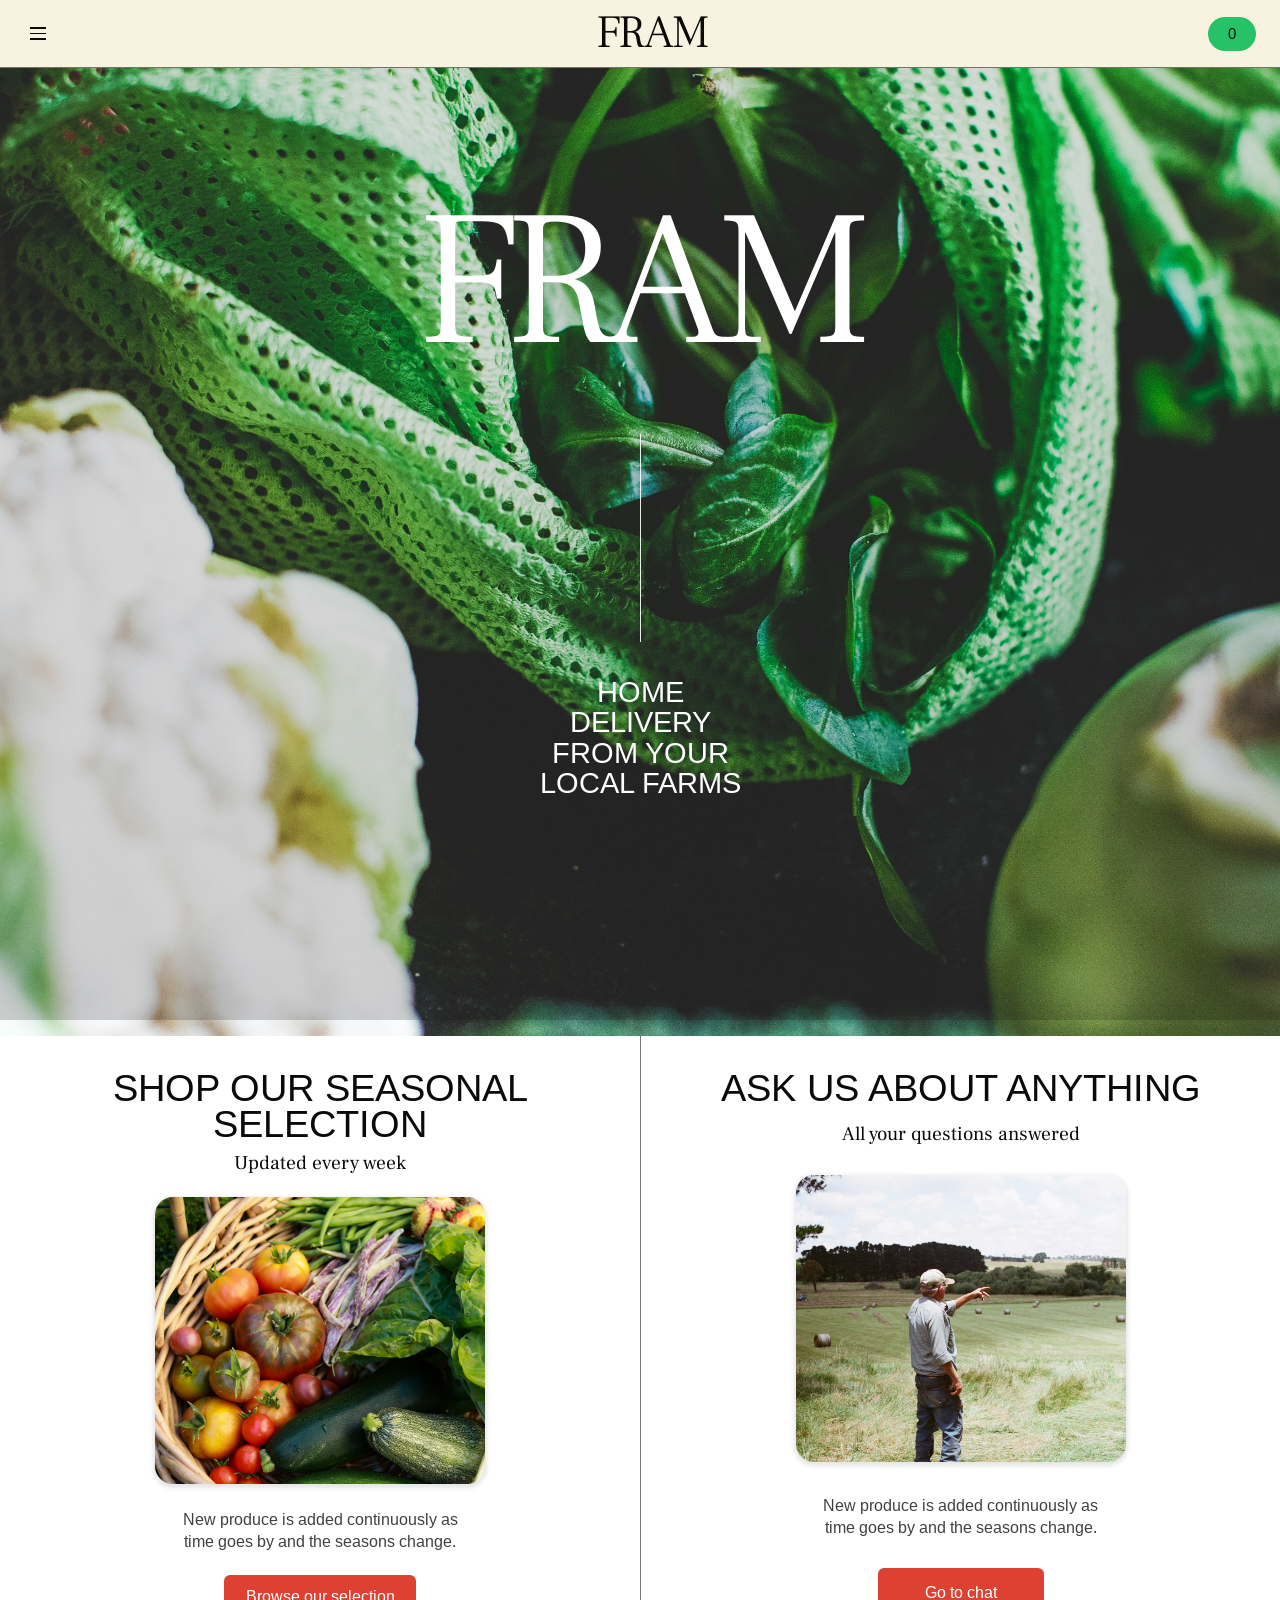
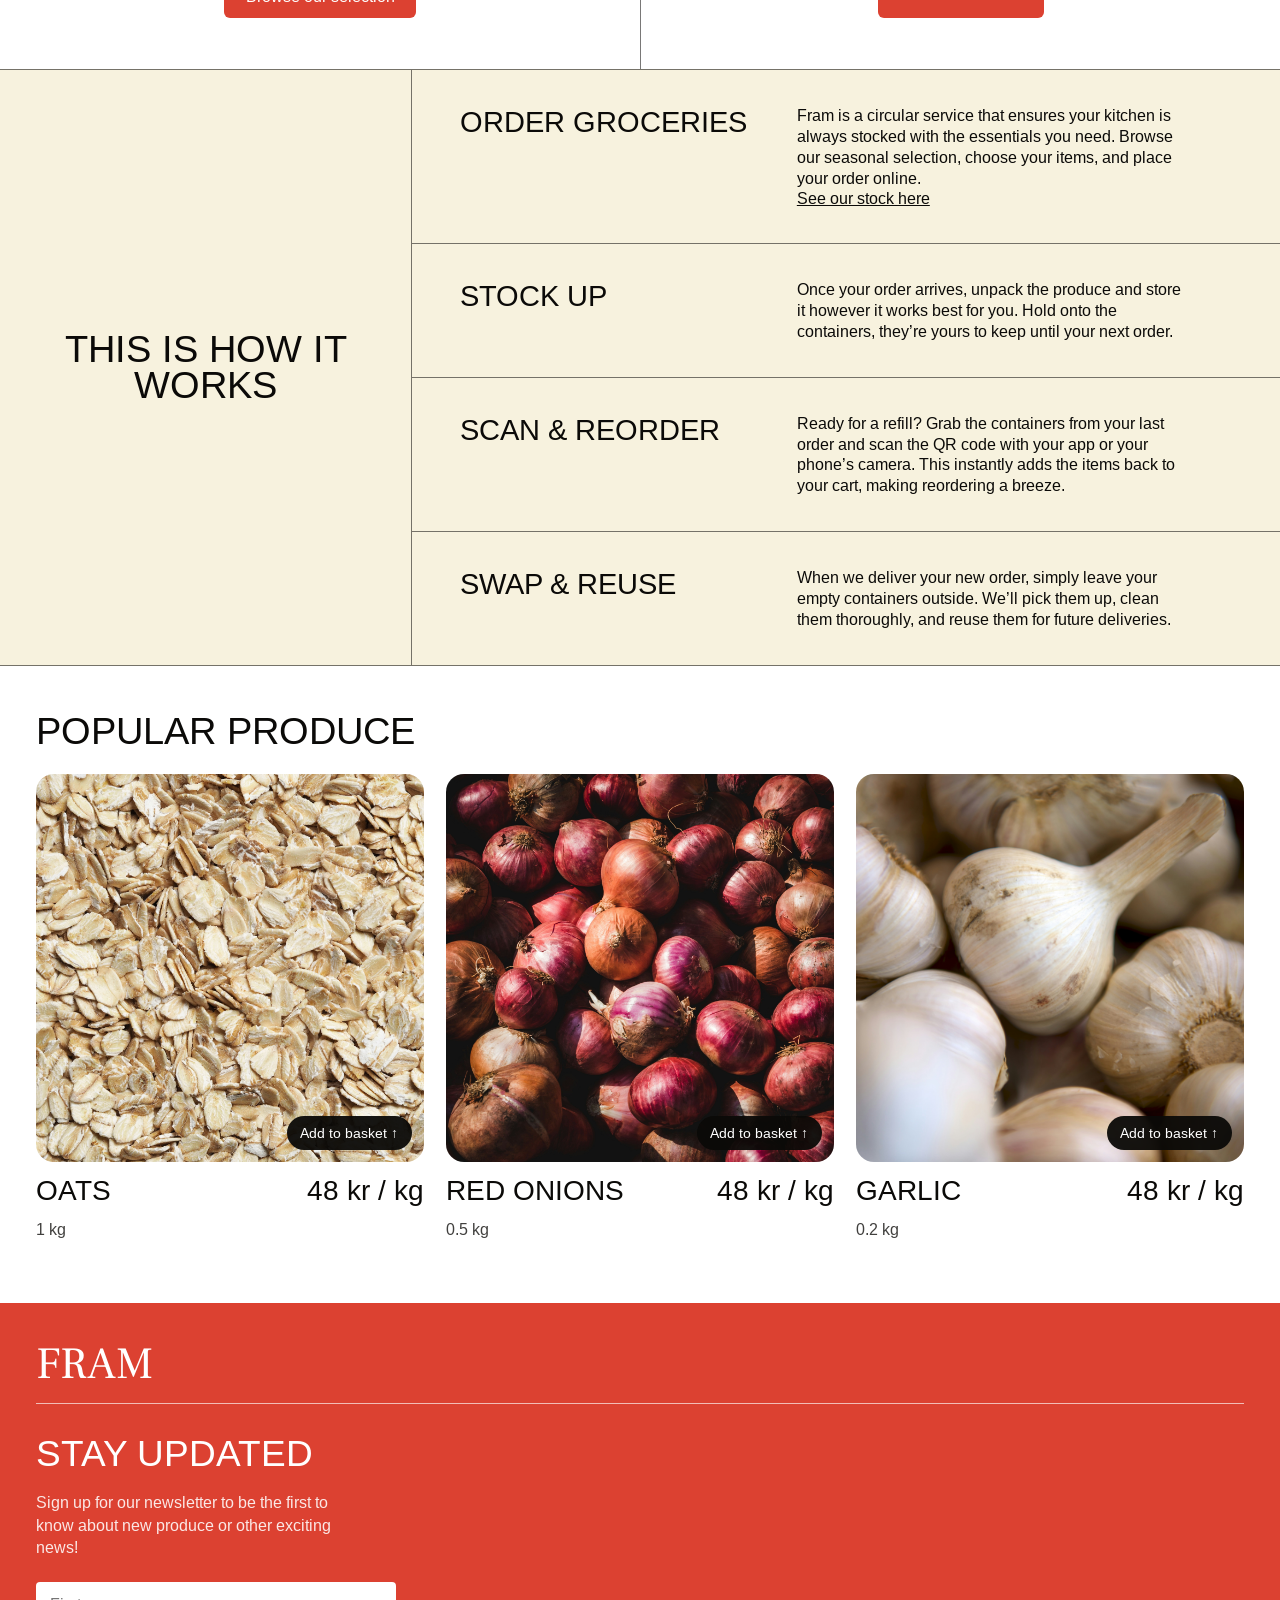
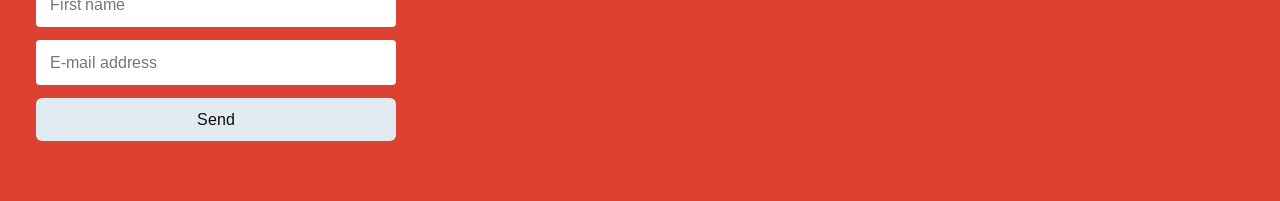
<file: index.html>
<!DOCTYPE html>
<html lang="en">
  <head>
    <meta charset="UTF-8" />
    <meta name="viewport" content="width=device-width, initial-scale=1.0" />
    <title>Fram | Local Farm Deliveries</title>
    <meta
      name="description"
      content="Fram delivers seasonal produce from local farms with a polished editorial storefront experience."
    />
    <link rel="preconnect" href="https://fonts.googleapis.com" />
    <link rel="preconnect" href="https://fonts.gstatic.com" crossorigin />
    <link
      href="https://fonts.googleapis.com/css2?family=Arimo:wght@400;500;700&family=Frank+Ruhl+Libre:wght@300;400&display=swap"
      rel="stylesheet"
    />
    <link rel="stylesheet" href="style.css" />
  </head>
  
  <body>
    <div class="page landing-page">
      <input class="nav-toggle" type="checkbox" id="nav-toggle" />

      <header class="site-header">
        <label class="menu-button" for="nav-toggle" aria-label="Open navigation">
          <span></span>
        </label>
        <a class="brand" href="index.html">FRAM</a>
        <a class="cart-pill" href="product.html" aria-label="Go to basket">0</a>
      </header>

      <aside class="nav-overlay" aria-hidden="true">
        <div class="nav-overlay__top">
          <label class="menu-close" for="nav-toggle" aria-label="Close navigation"></label>
          <a class="brand" href="index.html">FRAM</a>
          <span></span>
        </div>
        <div class="nav-overlay__links">
          <nav class="nav-primary">
            <a href="product.html">Products</a>
            <a href="chat.html">Chat</a>
          </nav>
          <button class="nav-checkout nav-action-button" type="button">Checkout</button>
        </div>
      </aside>

      <main>
        <section class="hero" aria-label="Fram landing hero">
          <img
            class="hero-image"
            src="images/header-image-greens.jpg"
            alt="Salad in a green net, surounded by other vegetables"
          />
          <div class="hero-inner">
            <h1 class="hero-title">FRAM</h1>
            <div class="hero-divider"></div>
            <p class="hero-tagline">Home delivery from your local farms</p>
          </div>
        </section>

        <section class="section-grid feature-split">
          <article class="feature-card">
            <h2 class="feature-card__title">Shop Our Seasonal Selection</h2>
            <p class="feature-card__eyebrow">Updated every week</p>
            <img
              class="feature-card__image"
              src="images/basket-seasonal-selection.jpg"
              alt="Basket of seasonal vegetables like tomato and squash"
            />
            <p class="feature-card__body">
              New produce is added continuously as time goes by and the seasons change.
            </p>
            <a class="button" href="product.html">Browse our selection</a>
          </article>

          <article class="feature-card" id="chat">
            <h2 class="feature-card__title">Ask Us About Anything</h2>
            <p class="feature-card__eyebrow">All your questions answered</p>
            <img
              class="feature-card__image"
              src="images/farmer-in-field.jpg"
              alt="Farmer standing in a field"
            />
            <p class="feature-card__body">
              New produce is added continuously as time goes by and the seasons change.
            </p>
            <a class="button" href="chat.html">Go to chat</a>
          </article>
        </section>

        <section class="section-grid process" aria-labelledby="process-title">
          <div class="process-heading">
            <h2 class="section-title" id="process-title">This Is How It Works</h2>
          </div>
          <div class="process-list">
            <article class="process-item">
              <h3>Order Groceries</h3>
              <div>
                <p>
                  Fram is a circular service that ensures your kitchen is always stocked with the essentials you need. Browse our seasonal selection, choose your items, and place your order online.
                </p>
                <a href="product.html">See our stock here</a>
              </div>
            </article>
            <article class="process-item">
              <h3>Stock Up</h3>
              <p>
                Once your order arrives, unpack the produce and store it however it works best for you. Hold onto the containers, they’re yours to keep until your next order.
              </p>
            </article>
            <article class="process-item">
              <h3>Scan &amp; Reorder</h3>
              <p>
                Ready for a refill? Grab the containers from your last order and scan the QR code with your app or your phone’s camera. This instantly adds the items back to your cart, making reordering a breeze.
              </p>
            </article>
            <article class="process-item">
              <h3>Swap &amp; Reuse</h3>
              <p>
                When we deliver your new order, simply leave your empty containers outside. We’ll pick them up, clean them thoroughly, and reuse them for future deliveries.
              </p>
            </article>
          </div>
        </section>

        <section class="popular">
          <div class="section-shell">
            <h2 class="section-title">Popular Produce</h2>
            <div class="product-grid">
              <article class="product-card">
                <div class="product-card__visual">
                  <img
                    src="images/oats.jpg"
                    alt="Oats in close-up"
                  />
                  <button class="buy-button buy-action-button" type="button">Add to basket &uarr;</button>
                </div>
                <div class="product-card__row">
                  <h3 class="product-card__name">Oats</h3>
                  <p class="product-card__price">48 kr / kg</p>
                </div>
                <p class="product-card__meta">1 kg</p>
              </article>

              <article class="product-card">
                <div class="product-card__visual">
                  <img
                    src="images/red-onions.jpg"
                    alt="Red onions in close-up"
                  />
                  <button class="buy-button buy-action-button" type="button">Add to basket &uarr;</button>
                </div>
                <div class="product-card__row">
                  <h3 class="product-card__name">Red Onions</h3>
                  <p class="product-card__price">48 kr / kg</p>
                </div>
                <p class="product-card__meta">0.5 kg</p>
              </article>

              <article class="product-card">
                <div class="product-card__visual">
                  <img
                    src="images/lovely-garlic.jpg"
                    alt="Garlic bulbs in close-up"
                  />
                  <button class="buy-button buy-action-button" type="button">Add to basket &uarr;</button>
                </div>
                <div class="product-card__row">
                  <h3 class="product-card__name">Garlic</h3>
                  <p class="product-card__price">48 kr / kg</p>
                </div>
                <p class="product-card__meta">0.2 kg</p>
              </article>
            </div>
          </div>
        </section>
      </main>

      <footer class="newsletter" id="newsletter">
        <div class="footer-shell">
          <div class="footer-brand">FRAM</div>
          <div class="newsletter-inner">
            <div>
              <h2 class="newsletter-title">Stay Updated</h2>
              <p class="newsletter-copy">
                Sign up for our newsletter to be the first to know about new produce or other exciting news!
              </p>
              <form class="newsletter-form" novalidate>
                <input type="text" name="first-name" placeholder="First name" aria-label="First name" />
                <input type="email" name="email" placeholder="E-mail address" aria-label="E-mail address" />
                <button class="newsletter-submit" type="submit">Send</button>
                <p class="newsletter-status" hidden aria-live="polite"></p>
              </form>
            </div>
          </div>
        </div>
      </footer>
    </div>
    <script src="script.js"></script>
  </body>
</html>
</file>
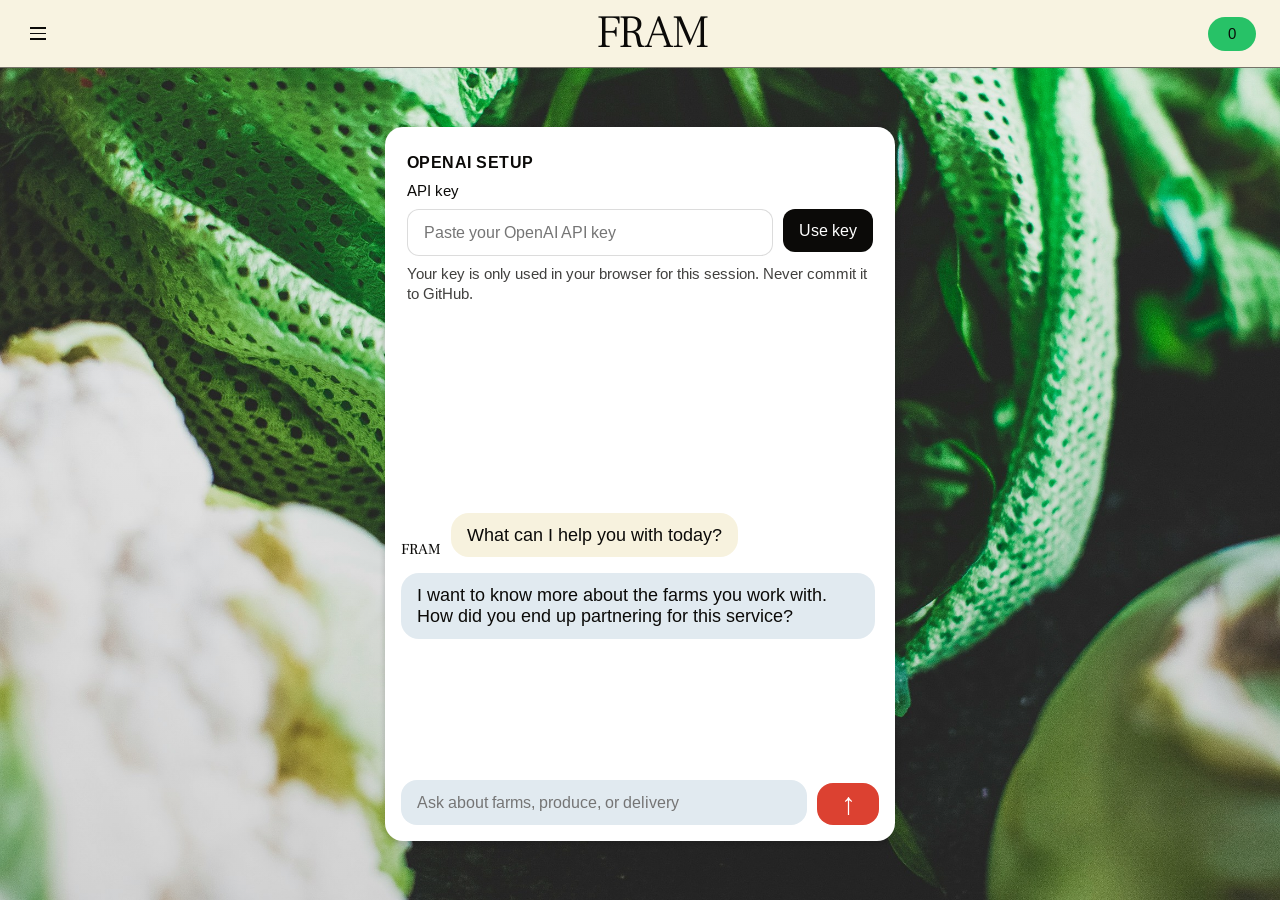
<file: chat.html>
<!DOCTYPE html>
<html lang="en">
  <head>
    <meta charset="UTF-8" />
    <meta name="viewport" content="width=device-width, initial-scale=1.0" />
    <title>Fram | Chat</title>
    <meta
      name="description"
      content="Ask Fram about farms, produce, sustainability, and deliveries."
    />
    <link rel="preconnect" href="https://fonts.googleapis.com" />
    <link rel="preconnect" href="https://fonts.gstatic.com" crossorigin />
    <link
      href="https://fonts.googleapis.com/css2?family=Arimo:wght@400;500;700&family=Frank+Ruhl+Libre:wght@300;400&display=swap"
      rel="stylesheet"
    />
    <link rel="stylesheet" href="style.css" />
  </head>
  <body>
    <div class="page chat-page">
      <input class="nav-toggle" type="checkbox" id="nav-toggle" />

      <header class="site-header">
        <label class="menu-button" for="nav-toggle" aria-label="Open navigation">
          <span></span>
        </label>
        <a class="brand" href="index.html">FRAM</a>
        <a class="cart-pill" href="product.html" aria-label="Go to products">0</a>
      </header>

      <aside class="nav-overlay" aria-hidden="true">
        <div class="nav-overlay__top">
          <label class="menu-close" for="nav-toggle" aria-label="Close navigation"></label>
          <a class="brand" href="index.html">FRAM</a>
          <span></span>
        </div>
        <div class="nav-overlay__links">
          <nav class="nav-primary">
            <a href="product.html">Products</a>
            <a href="chat.html">Chat</a>
          </nav>
          <button class="nav-checkout nav-action-button" type="button">Checkout</button>
        </div>
      </aside>

      <main class="chat-layout">
        <div class="chat-page__media"></div>

        <section class="chat-shell" aria-labelledby="chat-title">
          <h1 class="sr-only" id="chat-title">Fram chat</h1>

          <div class="chat-panel">
            <section class="chat-api-box" aria-labelledby="chat-api-title">
              <h2 class="chat-api-box__title" id="chat-api-title">OpenAI Setup</h2>
              <form class="chat-api-form" id="chat-api-form" novalidate>
                <label class="chat-api-box__label" for="api-key">API key</label>
                <div class="chat-api-form__controls">
                  <input
                    class="chat-api-box__input"
                    id="api-key"
                    name="api-key"
                    type="password"
                    autocomplete="off"
                    placeholder="Paste your OpenAI API key"
                  />
                  <button class="chat-api-form__button" id="api-key-submit" type="submit">
                    Use key
                  </button>
                </div>
                <p class="chat-api-box__note">
                  Your key is only used in your browser for this session. Never commit it to GitHub.
                </p>
                <p class="chat-api-box__status" id="chat-api-status" hidden></p>
              </form>
            </section>

            <div class="chat-window" id="chat-window" aria-live="polite">
              <div class="chat-spacer" aria-hidden="true"></div>

              <div class="chat-row chat-row--bot">
                <span class="chat-speaker">FRAM</span>
                <p class="chat-bubble chat-bubble--bot">What can I help you with today?</p>
              </div>

              <div class="chat-row chat-row--user">
                <p class="chat-bubble chat-bubble--user">
                  I want to know more about the farms you work with. How did you end up
                  partnering for this service?
                </p>
              </div>
            </div>

            <p class="chat-status" id="chat-status" hidden></p>

            <form class="chat-form" id="chat-form" novalidate>
              <label class="sr-only" for="chat-message">Type your message</label>
              <input
                class="chat-input"
                id="chat-message"
                name="chat-message"
                type="text"
                placeholder="Ask about farms, produce, or delivery"
                aria-label="Type your message"
              />
              <button class="chat-send" id="chat-send" type="submit" aria-label="Send message">
                <span aria-hidden="true">&uarr;</span>
              </button>
            </form>
          </div>
        </section>
      </main>
    </div>
    <script src="script.js"></script>
  </body>
</html>
</file>
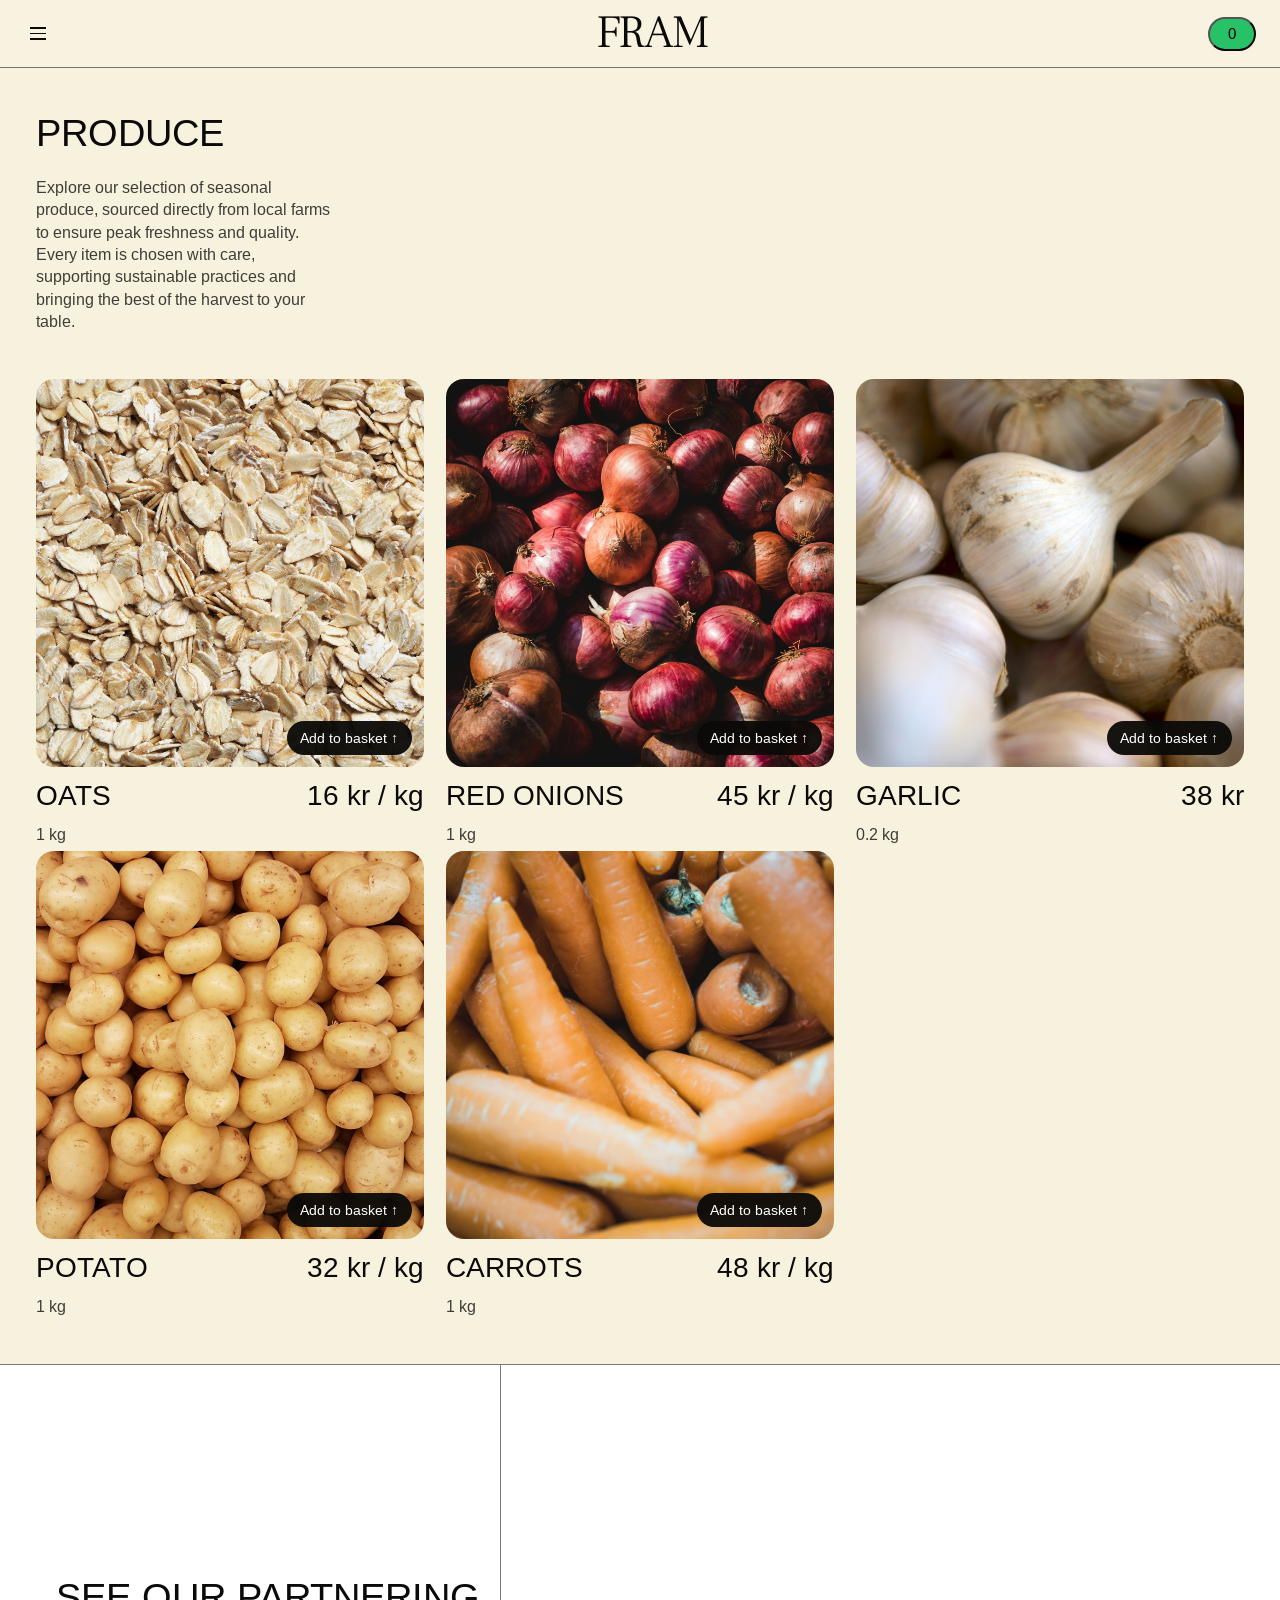
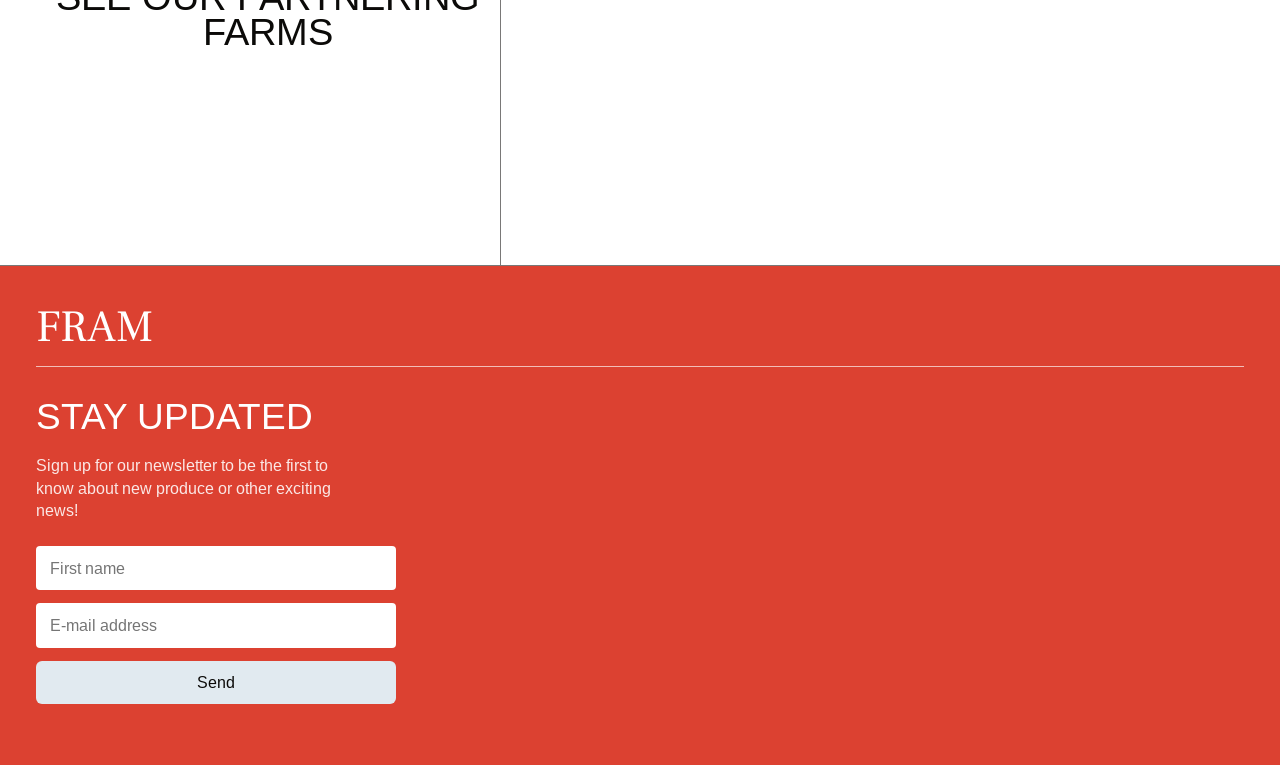
<file: product.html>
<!DOCTYPE html>
<html lang="en">
  <head>
    <meta charset="UTF-8" />
    <meta name="viewport" content="width=device-width, initial-scale=1.0" />
    <title>Fram | Product Selection</title>
    <meta
      name="description"
      content="Browse Fram's seasonal produce selection sourced from local farms."
    />
    <link rel="preconnect" href="https://fonts.googleapis.com" />
    <link rel="preconnect" href="https://fonts.gstatic.com" crossorigin />
    <link
      href="https://fonts.googleapis.com/css2?family=Arimo:wght@400;500;700&family=Frank+Ruhl+Libre:wght@300;400&display=swap"
      rel="stylesheet"
    />
    <link rel="stylesheet" href="style.css" />
  </head>
  <body>
    <div class="page products-page">
      <input class="nav-toggle" type="checkbox" id="nav-toggle" />

      <header class="site-header">
        <label class="menu-button" for="nav-toggle" aria-label="Open navigation">
          <span></span>
        </label>
        <a class="brand" href="index.html">FRAM</a>
        <button class="cart-pill cart-action-button" type="button" aria-label="Go to basket">0</button>
      </header>

      <aside class="nav-overlay" aria-hidden="true">
        <div class="nav-overlay__top">
          <label class="menu-close" for="nav-toggle" aria-label="Close navigation"></label>
          <a class="brand" href="index.html">FRAM</a>
          <span></span>
        </div>
        <div class="nav-overlay__links">
          <nav class="nav-primary">
            <a href="product.html">Products</a>
            <a href="chat.html">Chat</a>
          </nav>
          <button class="nav-checkout nav-action-button" type="button">Checkout</button>
        </div>
      </aside>

      <main>
        <section class="products-catalog">
          <div class="products-shell">
            <header class="products-intro">
              <h1>Produce</h1>
              <p class="product-description">
                Explore our selection of seasonal produce, sourced directly from local farms to ensure peak freshness and quality. Every item is chosen with care, supporting sustainable practices and bringing the best of the harvest to your table.
              </p>
            </header>

            <div class="product-grid">
              <article class="product-card">
                <div class="product-card__visual">
                  <img
                    src="images/oats.jpg"
                    alt="Oats in close-up"
                  />
                  <button class="buy-button buy-action-button" type="button">Add to basket &uarr;</button>
                </div>
                <div class="product-card__row">
                  <h2 class="product-card__name">Oats</h2>
                  <p class="product-card__price">16 kr / kg</p>
                </div>
                <p class="product-card__meta">1 kg</p>
              </article>

              <article class="product-card">
                <div class="product-card__visual">
                  <img
                    src="images/red-onions.jpg"
                    alt="Red onions in close-up"
                  />
                  <button class="buy-button buy-action-button" type="button">Add to basket &uarr;</button>
                </div>
                <div class="product-card__row">
                  <h2 class="product-card__name">Red Onions</h2>
                  <p class="product-card__price">45 kr / kg</p>
                </div>
                <p class="product-card__meta">1 kg</p>
              </article>

              <article class="product-card">
                <div class="product-card__visual">
                  <img
                    src="images/lovely-garlic.jpg"
                    alt="Garlic bulbs in close-up"
                  />
                  <button class="buy-button buy-action-button" type="button">Add to basket &uarr;</button>
                </div>
                <div class="product-card__row">
                  <h2 class="product-card__name">Garlic</h2>
                  <p class="product-card__price">38 kr</p>
                </div>
                <p class="product-card__meta">0.2 kg</p>
              </article>

              <article class="product-card">
                <div class="product-card__visual">
                  <img
                    src="images/potatoes.jpg"
                    alt="Potatoes in close-up"
                  />
                  <button class="buy-button buy-action-button" type="button">Add to basket &uarr;</button>
                </div>
                <div class="product-card__row">
                  <h2 class="product-card__name">Potato</h2>
                  <p class="product-card__price">32 kr / kg</p>
                </div>
                <p class="product-card__meta">1 kg</p>
              </article>

              <article class="product-card">
                <div class="product-card__visual">
                  <img
                    src="images/carrots.jpg"
                    alt="Carrots in close-up"
                  />
                  <button class="buy-button buy-action-button" type="button">Add to basket &uarr;</button>
                </div>
                <div class="product-card__row">
                  <h2 class="product-card__name">Carrots</h2>
                  <p class="product-card__price">48 kr / kg</p>
                </div>
                <p class="product-card__meta">1 kg</p>
              </article>
            </div>
          </div>
        </section>

        <section class="map-section">
          <div class="map-shell">
            <div class="map-copy">
              <h2 class="map-label">See Our Partnering Farms</h2>
            </div>
            <div class="map-frame">
              <iframe
                title="Braastad Gaard map"
                src="https://www.google.com/maps?q=Braastad%20Gaard%20Norway&z=9&output=embed"
                loading="lazy"
                referrerpolicy="no-referrer-when-downgrade"
              ></iframe>
            </div>
          </div>
        </section>
      </main>

      <footer class="newsletter" id="newsletter">
        <div class="footer-shell">
          <div class="footer-brand">FRAM</div>
          <div class="newsletter-inner">
            <div>
              <h2 class="newsletter-title">Stay Updated</h2>
              <p class="newsletter-copy">
                Sign up for our newsletter to be the first to know about new produce or other exciting news!
              </p>
              <form class="newsletter-form" novalidate>
                <input type="text" name="first-name" placeholder="First name" aria-label="First name" />
                <input type="email" name="email" placeholder="E-mail address" aria-label="E-mail address" />
                <button class="newsletter-submit" type="submit">Send</button>
                <p class="newsletter-status" hidden aria-live="polite"></p>
              </form>
            </div>
          </div>
        </div>
      </footer>
    </div>
    <script src="script.js"></script>
  </body>
</html>
</file>
<file: style.css>
@import url("./vars.css");

* {
  box-sizing: border-box;
}

html {
  scroll-behavior: smooth;
}

body {
  margin: 0;
  font-family: var(--font-body);
  color: var(--primary-interface-and-text);
  background: var(--primarybackground);
}

a {
  color: inherit;
}

img {
  display: block;
  max-width: 100%;
}

button,
input,
textarea {
  font: inherit;
}

.page {
  min-height: 100vh;
  overflow-x: clip;
}

.nav-toggle {
  position: fixed;
  inline-size: 1px;
  block-size: 1px;
  opacity: 0;
  pointer-events: none;
}

.site-header {
  position: fixed;
  inset: 0 0 auto;
  z-index: 30;
  display: grid;
  grid-template-columns: 56px 1fr auto;
  align-items: center;
  min-height: 52px;
  padding: 0 14px;
  border-bottom: 1px solid var(--line);
  background: color-mix(in srgb, var(--primarybackground) 92%, white 8%);
  backdrop-filter: blur(10px);
}

.menu-button,
.menu-close {
  display: inline-flex;
  align-items: center;
  justify-content: center;
  inline-size: 28px;
  block-size: 28px;
  cursor: pointer;
}

.menu-button:hover,
.menu-close:hover {
  opacity: 0.4;
}

.menu-button span,
.menu-button::before,
.menu-button::after {
  content: "";
  display: block;
  inline-size: 16px;
  block-size: 1.5px;
  background: var(--primary-interface-and-text);
  transition: transform 0.3s ease, opacity 0.3s ease;
}

.menu-button {
  gap: 4px;
  flex-direction: column;
}

.menu-close {
  position: relative;
}

.menu-close::before,
.menu-close::after {
  content: "";
  position: absolute;
  inline-size: 18px;
  block-size: 1.5px;
  background: var(--primary-interface-and-text);
}

.menu-close::before {
  transform: rotate(45deg);
}

.menu-close::after {
  transform: rotate(-45deg);
}

.brand {
  justify-self: center;
  font-family: var(--font-display);
  font-size: clamp(2rem, 1.3rem + 2vw, 3.2rem);
  font-weight: 300;
  line-height: 1;
  text-decoration: none;
  letter-spacing: -0.03em;
}

.cart-pill {
  display: inline-flex;
  align-items: center;
  justify-content: center;
  min-inline-size: 48px;
  block-size: 34px;
  padding: 0 14px;
  border-radius: var(--radius-pill);
  background: var(--cart);
  font-size: 0.95rem;
  text-decoration: none;
}

.nav-overlay {
  position: fixed;
  inset: 0;
  z-index: 40;
  display: grid;
  grid-template-rows: 68px 1fr;
  background: var(--green);
  color: var(--primary-interface-and-text);
  opacity: 0;
  visibility: hidden;
  pointer-events: none;
  transition: opacity 0.35s ease, visibility 0.35s ease;
}

.nav-overlay__top {
  display: grid;
  grid-template-columns: 56px 1fr auto;
  align-items: center;
  padding: 0 14px;
  border-bottom: 1px solid rgba(11, 10, 8, 0.75);
}

.nav-overlay__links {
  display: grid;
  align-content: space-between;
  justify-items: center;
  padding: 4rem 1.5rem 3.5rem;
  min-height: calc(100vh - 68px);
}

.nav-primary {
  display: grid;
  gap: 1.5rem;
  text-align: center;
}

.nav-primary a,
.nav-checkout {
  font-size: clamp(1.8rem, 1.2rem + 1.8vw, 2.9rem);
  text-transform: uppercase;
  text-decoration: none;
}

.nav-action-button {
  min-inline-size: auto;
  min-block-size: auto;
  padding: 0;
  border: 0;
  border-radius: 0;
  background: transparent;
  color: inherit;
  font-family: inherit;
  font-size: inherit;
  line-height: inherit;
  cursor: pointer;
}

.nav-primary a:hover,
.nav-checkout:hover {
  text-decoration: underline;
}

#nav-toggle:checked ~ .nav-overlay {
  opacity: 1;
  visibility: visible;
  pointer-events: auto;
}

.hero {
  position: relative;
  min-height: min(1020px, 100vh);
  padding-top: 52px;
  display: grid;
  background: var(--truewhite);
}

.hero::after {
  content: "";
  position: absolute;
  inset: 52px 0 0;
  background: linear-gradient(180deg, rgba(17, 17, 17, 0.15) 0%, rgba(17, 17, 17, 0.2) 100%);
  pointer-events: none;
}

.hero-image {
  position: absolute;
  inset: 52px 0 0;
  inline-size: 100%;
  block-size: calc(100% - 52px);
  object-fit: cover;
  object-position: center;
}

.hero-inner {
  position: relative;
  z-index: 1;
  display: grid;
  place-items: center;
  align-content: center;
  gap: 1.5rem;
  padding: 3rem 1.5rem 4rem;
  color: var(--truewhite);
  text-align: center;
}

.hero-title {
  margin: 0;
  font-family: var(--font-display);
  font-size: clamp(4.7rem, 16vw, 12rem);
  line-height: 0.9;
  font-weight: 300;
  letter-spacing: -0.05em;
}

.hero-divider {
  inline-size: 1px;
  block-size: clamp(110px, 18vw, 210px);
  background: rgba(255, 255, 255, 0.9);
}

.hero-tagline {
  max-inline-size: 9ch;
  margin: 0;
  font-size: clamp(1.8rem, 2vw, 3.35rem);
  line-height: 1.05;
  text-transform: uppercase;
}

.section-grid {
  display: grid;
}

.feature-split {
  background: var(--truewhite);
}

.feature-card {
  display: grid;
  justify-items: center;
  padding: 2.5rem 1rem 2rem;
  text-align: center;
  border-bottom: 1px solid var(--line);
}

.feature-card__title,
.section-title,
.products-intro h1,
.map-label {
  margin: 0;
  font-size: clamp(2rem, 1.4rem + 1.2vw, 3.1rem);
  line-height: 0.95;
  text-transform: uppercase;
  font-weight: 400;
}

.feature-card__eyebrow {
  margin: 0.45rem 0 1.3rem;
  font-family: var(--font-display);
  font-size: clamp(1rem, 0.9rem + 0.4vw, 1.25rem);
}

.feature-card__image {
  inline-size: min(100%, 330px);
  aspect-ratio: 1.15;
  object-fit: cover;
  border-radius: var(--radius-card);
  box-shadow: var(--dropshadow-box-shadow);
}

.feature-card__body,
.products-intro p,
.newsletter-copy,
.product-description {
  max-inline-size: 33ch;
  margin: 1.5rem auto 1.4rem;
  font-size: 1rem;
  line-height: 1.4;
  color: var(--text-muted);
}

.button,
.buy-button,
.newsletter-submit {
  display: inline-flex;
  align-items: center;
  justify-content: center;
  min-inline-size: 166px;
  min-block-size: 42px;
  padding: 0.75rem 1.35rem;
  border: 0;
  border-radius: 6px;
  background: var(--accentred);
  color: var(--truewhite);
  text-decoration: none;
  transition: background 0.2s ease, transform 0.2s ease;
}

.button:hover,
.buy-button:hover,
.newsletter-submit:hover {
  background: var(--button-hover);
  transform: translateY(-1px);
}

.process {
  background: var(--primarybackground);
  border-top: 1px solid var(--line);
  border-bottom: 1px solid var(--line);
}

.process-heading {
  display: grid;
  place-items: center;
  padding: 4rem 1rem;
  border-bottom: 1px solid var(--line);
  text-align: center;
}

.process-list {
  display: grid;
}

.process-item {
  display: grid;
  gap: 0.75rem;
  padding: 2rem 1rem;
  border-bottom: 1px solid var(--line);
}

.process-item:last-child {
  border-bottom: 0;
}

.process-item h3,
.product-card__name,
.footer-brand {
  margin: 0;
  font-size: clamp(1.6rem, 1rem + 1vw, 2.2rem);
  text-transform: uppercase;
  font-weight: 400;
}

.process-item p,
.product-card__meta,
.newsletter-form input,
.footer-note {
  margin: 0;
  font-size: 1rem;
  line-height: 1.3;
}

.process-item p,
.process-item div {
  max-inline-size: 43ch;
}

.process-item a {
  margin-top: 0.3rem;
  text-decoration: underline;
}

.popular,
.map-section {
  background: var(--truewhite);
}

.products-page {
  background: var(--primarybackground);
}

.section-shell,
.footer-shell,
.products-shell,
.map-shell {
  width: min(calc(100% - 24px), var(--container));
  margin: 0 auto;
}

.popular {
  padding: 2rem 0 3rem;
}

.product-grid {
  display: grid;
  gap: 1rem;
  margin-top: 1.5rem;
}

.product-card {
  display: grid;
  gap: 0.75rem;
}

.product-card__visual {
  position: relative;
  overflow: hidden;
  border-radius: var(--radius-card);
  background: #efe8cf;
}

.product-card__visual img {
  inline-size: 100%;
  aspect-ratio: 1;
  object-fit: cover;
}

.buy-button {
  position: absolute;
  right: 12px;
  bottom: 12px;
  min-inline-size: 114px;
  min-block-size: 34px;
  padding: 0.45rem 0.85rem;
  border-radius: var(--radius-pill);
  background: rgba(11, 10, 8, 0.95);
  font-size: 0.88rem;
}

.prototype-status {
  position: fixed;
  right: 20px;
  bottom: 20px;
  z-index: 60;
  max-inline-size: 340px;
  padding: 0.9rem 1rem;
  border-radius: 14px;
  background: rgba(11, 10, 8, 0.92);
  color: var(--truewhite);
  font-size: 0.95rem;
  line-height: 1.35;
  box-shadow: 0 12px 28px rgba(11, 10, 8, 0.22);
}

.product-card__row {
  display: flex;
  align-items: baseline;
  justify-content: space-between;
  gap: 0.75rem;
}

.product-card__name,
.product-card__price {
  font-size: clamp(1.55rem, 1rem + 0.9vw, 2rem);
}

.product-card__price {
  margin: 0;
  white-space: nowrap;
  font-weight: 400;
}

.product-card__meta {
  color: var(--text-muted);
}

.newsletter {
  background: var(--accentred);
  color: var(--truewhite);
  padding: 2rem 0 3rem;
}

.footer-brand {
  padding-bottom: 1rem;
  border-bottom: 1px solid rgba(255, 255, 255, 0.65);
  font-family: var(--font-display);
  font-size: clamp(2.6rem, 2rem + 1vw, 4rem);
  line-height: 1;
}

.newsletter-inner {
  padding-top: 1.8rem;
}

.newsletter-title {
  margin: 0 0 1rem;
  font-size: clamp(2rem, 1.5rem + 1vw, 3rem);
  text-transform: uppercase;
  font-weight: 400;
}

.newsletter-copy {
  margin: 0 0 1.5rem;
  color: rgba(255, 255, 255, 0.88);
}

.newsletter-form {
  display: grid;
  gap: 0.8rem;
  max-inline-size: 360px;
}

.newsletter-form input {
  inline-size: 100%;
  min-block-size: 42px;
  padding: 0.75rem 0.85rem;
  border: 0;
  border-radius: 4px;
  background: #fff;
  color: var(--primary-interface-and-text);
}

.newsletter-form input.newsletter-input--error {
  outline: 2px solid #ffffff;
  outline-offset: 0;
}

.newsletter-status {
  margin: 0.25rem 0 0;
  font-size: 0.95rem;
  line-height: 1.35;
}

.newsletter-status--error {
  color: rgba(255, 255, 255, 0.92);
}

.newsletter-status--success {
  color: rgba(255, 255, 255, 0.92);
}

.newsletter-submit {
  background: var(--blue);
  color: var(--primary-interface-and-text);
}

.products-page {
  padding-top: 84px;
}

.products-intro {
  padding: 2rem 0 1.5rem;
}

.products-intro p {
  margin-left: 0;
}

.products-shell .product-grid {
  margin-top: 0;
  padding-bottom: 2rem;
}

.map-section {
  border-top: 1px solid var(--line);
  border-bottom: 1px solid var(--line);
}

.map-shell {
  display: grid;
}

.map-copy,
.map-frame {
  padding: 2rem 0;
}

.map-copy {
  display: grid;
  place-items: center;
  text-align: center;
}

.map-frame iframe {
  inline-size: 100%;
  min-block-size: 320px;
  border: 0;
  border-radius: var(--radius-card);
}

.desktop-only {
  display: none;
}

@media (min-width: 760px) {
  .site-header,
  .nav-overlay__top {
    min-height: 68px;
    padding: 0 24px;
    grid-template-columns: 72px 1fr auto;
  }

  .hero {
    min-height: 980px;
  }

  .hero::after,
  .hero-image {
    top: 68px;
  }

  .hero-inner {
    gap: 2.2rem;
    padding-bottom: 6rem;
  }

  .hero-tagline {
    max-inline-size: 14ch;
  }

  .feature-split {
    grid-template-columns: 1fr 1fr;
  }

  .feature-card {
    min-height: 640px;
    padding: 3.2rem 2rem;
    border-bottom: 0;
  }

  .feature-card + .feature-card {
    border-left: 1px solid var(--line);
  }

  .process {
    grid-template-columns: 0.95fr 2fr;
  }

  .process-heading {
    min-height: 520px;
    border-bottom: 0;
    border-right: 1px solid var(--line);
  }

  .process-item {
    grid-template-columns: minmax(180px, 0.7fr) 1fr;
    align-items: start;
    gap: 2rem;
    min-height: 130px;
    padding: 2.2rem 3rem;
  }

  .popular {
    padding: 3rem 0 4rem;
  }

  .product-grid {
    grid-template-columns: repeat(3, minmax(0, 1fr));
    gap: 1.4rem;
  }

  .products-shell .product-grid {
    grid-template-columns: repeat(3, minmax(0, 1fr));
    gap: 1.4rem;
  }

  .map-shell {
    grid-template-columns: 1fr 1.6fr;
  }

  .map-copy {
    min-height: 500px;
    border-right: 1px solid var(--line);
  }

  .map-frame {
    padding: 4rem 3rem;
  }

  .newsletter {
    padding: 2.4rem 0 3.8rem;
  }

  .newsletter-inner {
    display: grid;
    grid-template-columns: minmax(240px, 380px);
  }

  .desktop-only {
    display: block;
  }
}

@media (min-width: 1100px) {
  .nav-overlay {
    grid-template-columns: minmax(320px, 31vw) 1fr;
    grid-template-rows: 68px 1fr;
    background: transparent;
  }

  .nav-overlay::after {
    content: none;
  }

  .nav-overlay__top,
  .nav-overlay__links {
    grid-column: 1;
    background: var(--green);
  }

  .nav-overlay__links {
    justify-items: center;
    padding: 8.5rem 2rem 4rem;
  }

  .nav-primary {
    justify-items: center;
    text-align: center;
  }

  .nav-primary a {
    font-size: clamp(2rem, 1.5rem + 1vw, 2.8rem);
  }

  .nav-checkout {
    align-self: end;
    font-size: clamp(2rem, 1.5rem + 1vw, 2.8rem);
  }

  .nav-overlay__top .brand,
  .nav-overlay__top span {
    display: none;
  }

  .nav-overlay__top {
    grid-template-columns: 72px 1fr;
  }

  .hero {
    min-height: 1020px;
  }

  .hero-title {
    transform: translateY(-30px);
  }

  .hero-divider {
    block-size: 208px;
  }

  .section-shell,
  .products-shell,
  .map-shell {
    width: min(calc(100% - 72px), 1260px);
  }

  .footer-shell {
    width: min(calc(100% - 72px), 1260px);
  }

  .product-grid {
    grid-template-columns: repeat(3, minmax(0, 1fr));
  }

  .products-shell .product-grid {
    grid-template-columns: repeat(3, minmax(0, 1fr));
  }

  .products-shell .product-grid .product-card:nth-child(4),
  .products-shell .product-grid .product-card:nth-child(5) {
    transform: translateY(-16px);
  }
}

.sr-only {
  position: absolute;
  inline-size: 1px;
  block-size: 1px;
  padding: 0;
  margin: -1px;
  overflow: hidden;
  clip: rect(0, 0, 0, 0);
  white-space: nowrap;
  border: 0;
}

.chat-page {
  background: var(--truewhite);
}

.chat-layout {
  position: relative;
  min-height: 100vh;
  padding-top: 52px;
  background: var(--truewhite);
}

.chat-page__media {
  display: none;
}

.chat-shell {
  position: relative;
  z-index: 1;
}

.chat-panel {
  min-height: calc(100vh - 52px);
  max-height: calc(100vh - 52px);
  padding: 0 12px 22px;
  display: grid;
  grid-template-rows: auto 1fr auto auto;
  background: var(--truewhite);
  overflow: hidden;
}

.chat-api-box {
  display: grid;
  gap: 8px;
  padding: 18px 6px 16px;
}

.chat-api-form {
  display: grid;
  gap: 8px;
}

.chat-api-form__controls {
  display: grid;
  grid-template-columns: 1fr;
  gap: 10px;
}

.chat-api-box__title {
  margin: 0;
  font-size: 1rem;
  text-transform: uppercase;
  letter-spacing: 0.03em;
}

.chat-api-box__label,
.chat-api-box__note {
  margin: 0;
  font-size: 0.95rem;
  line-height: 1.35;
}

.chat-api-box__input {
  min-block-size: 42px;
  padding: 0.8rem 1rem;
  border: 1px solid rgba(11, 10, 8, 0.14);
  border-radius: 12px;
  background: var(--truewhite);
  color: var(--primary-interface-and-text);
}

.chat-api-box__note {
  color: var(--text-muted);
}

.chat-api-box__status {
  margin: 0;
  padding: 0.8rem 0.9rem;
  border: 1px solid rgba(11, 10, 8, 0.16);
  border-radius: 10px;
  font-size: 0.95rem;
  line-height: 1.35;
}

.chat-api-box__status--error {
  border-color: var(--accentred);
  color: var(--accentred);
}

.chat-api-box__status--success {
  border-color: var(--green);
  color: var(--green);
}

.chat-api-form__button {
  min-block-size: 42px;
  padding: 0.75rem 1rem;
  border: 0;
  border-radius: 12px;
  background: var(--primary-interface-and-text);
  color: var(--truewhite);
  cursor: pointer;
}

.chat-api-form__button:hover {
  opacity: 0.9;
}

.chat-window {
  display: flex;
  flex-direction: column;
  gap: 16px;
  min-height: 0;
  overflow-y: auto;
  padding-right: 4px;
}

.chat-spacer {
  min-block-size: 34vh;
}

.chat-row {
  display: flex;
  align-items: flex-end;
  gap: 10px;
}

.chat-row--user {
  justify-content: flex-end;
}

.chat-speaker {
  flex: 0 0 auto;
  font-family: var(--font-display);
  font-size: 0.95rem;
  line-height: 1;
}

.chat-bubble {
  margin: 0;
  max-inline-size: min(85vw, 520px);
  padding: 12px 16px;
  border-radius: 18px;
  font-size: clamp(1rem, 0.96rem + 0.2vw, 1.15rem);
  line-height: 1.15;
}

.chat-bubble--bot {
  background: var(--primarybackground);
}

.chat-bubble--user {
  background: var(--blue);
}

.chat-bubble--typing {
  display: inline-flex;
  gap: 6px;
  align-items: center;
  min-inline-size: 70px;
}

.chat-bubble--typing span {
  inline-size: 8px;
  block-size: 8px;
  border-radius: 50%;
  background: var(--primary-interface-and-text);
}

.chat-status {
  margin: 14px 6px 0;
  padding: 0.95rem 1rem;
  border: 1px solid var(--accentred);
  border-radius: 4px;
  color: var(--accentred);
  text-align: center;
}

.chat-status--error {
  border-color: var(--accentred);
  color: var(--accentred);
}

.chat-form {
  display: grid;
  grid-template-columns: 1fr 60px;
  gap: 12px;
  align-items: end;
  margin-top: 22px;
}

.chat-input {
  min-block-size: 42px;
  padding: 0.8rem 1rem;
  border: 0;
  border-radius: 16px;
  background: var(--blue);
  color: var(--primary-interface-and-text);
}

.chat-input:focus-visible,
.chat-api-box__input:focus-visible,
.chat-api-form__button:focus-visible,
.chat-send:focus-visible,
.button:focus-visible,
.buy-button:focus-visible,
.newsletter-submit:focus-visible,
.menu-button:focus-visible,
.menu-close:focus-visible,
.cart-pill:focus-visible,
.nav-primary a:focus-visible,
.nav-checkout:focus-visible {
  outline: 2px solid var(--primary-interface-and-text);
  outline-offset: 3px;
}

.chat-send {
  min-block-size: 42px;
  border: 0;
  border-radius: 16px;
  background: var(--accentred);
  color: var(--truewhite);
  font-size: 1.9rem;
  line-height: 1;
  cursor: pointer;
}

.chat-send:disabled,
.chat-input:disabled,
.chat-api-box__input:disabled,
.chat-api-form__button:disabled {
  opacity: 0.75;
  cursor: wait;
}

.chat-send:hover {
  background: var(--button-hover);
}

@media (min-width: 760px) {
  .chat-layout {
    padding-top: 68px;
  }

  .chat-panel {
    min-height: calc(100vh - 68px);
    max-height: calc(100vh - 68px);
    padding: 0 18px 22px;
  }
}

@media (min-width: 1100px) {
  .chat-layout {
    display: grid;
    place-items: center;
    overflow: hidden;
    background: none;
  }

  .chat-page__media {
    position: absolute;
    inset: 68px 0 0;
    display: block;
    background-image: linear-gradient(180deg, rgba(17, 17, 17, 0.08) 0%, rgba(17, 17, 17, 0.18) 100%),
      url("images/header-image-greens.jpg");
    background-size: cover;
    background-position: center;
  }

  .chat-shell {
    inline-size: min(100%, 510px);
    margin-inline: auto;
  }

  .chat-panel {
    min-height: min(714px, calc(100vh - 124px));
    max-height: calc(100vh - 124px);
    padding: clamp(16px, 2vw, 32px) 16px 16px;
    border-radius: 18px;
    box-shadow: var(--dropshadow-box-shadow);
  }

  .chat-api-box {
    padding: 0 6px 12px;
  }

  .chat-api-form__controls {
    grid-template-columns: 1fr auto;
    align-items: start;
  }

  .chat-spacer {
    min-block-size: clamp(120px, 20vh, 380px);
  }

  .chat-form {
    grid-template-columns: 1fr 62px;
    gap: 10px;
  }
}
</file>
